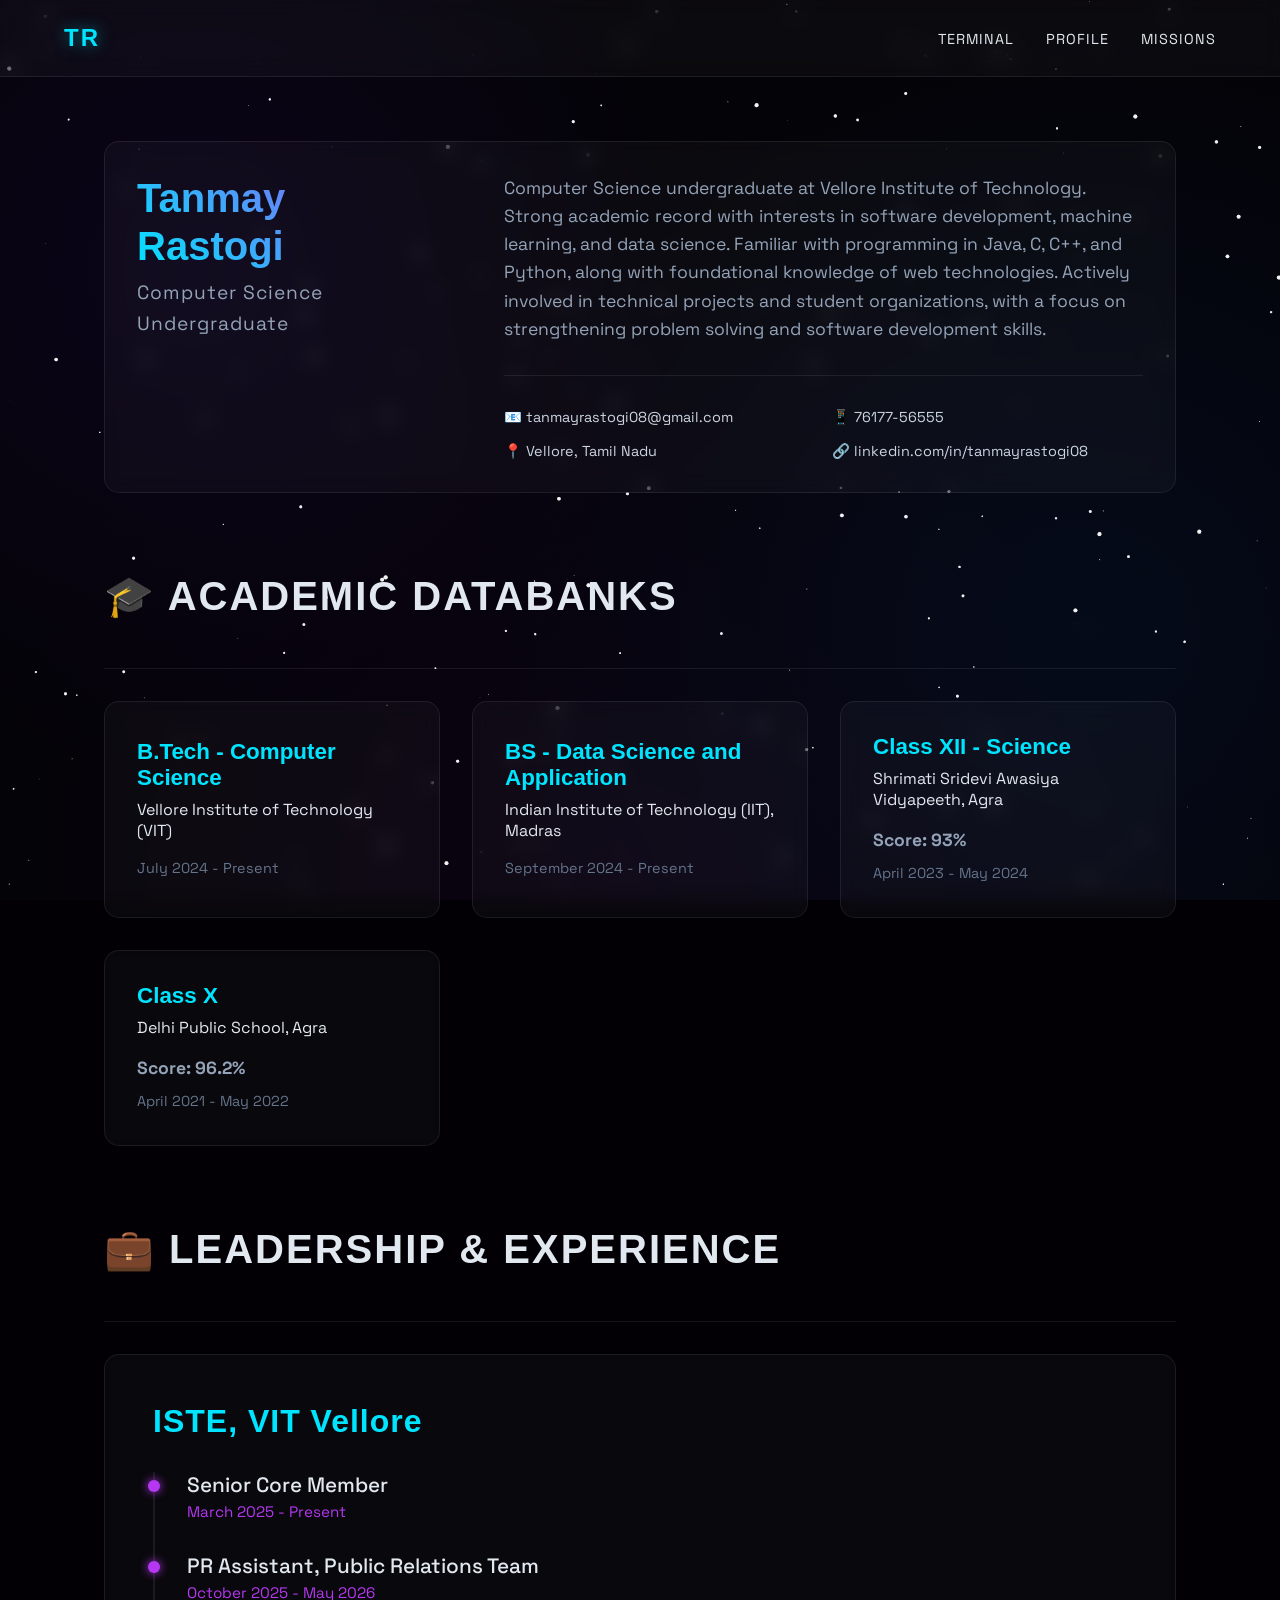
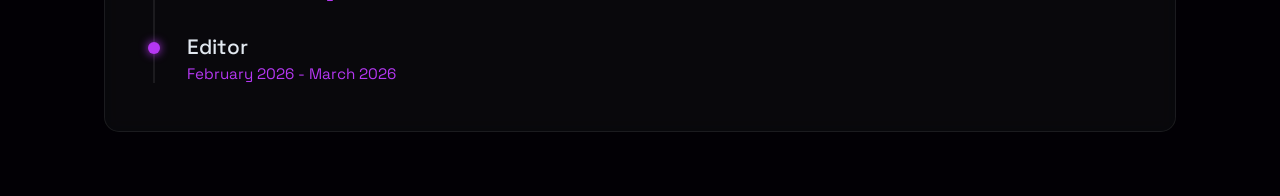
<file: profile.html>
<!DOCTYPE html>
<html lang="en">
<head>
    <meta charset="UTF-8">
    <meta name="viewport" content="width=device-width, initial-scale=1.0">
    <title>Tanmay Rastogi | Operative Profile</title>
    <!-- Sleek, modern sci-fi fonts -->
    <link href="https://fonts.googleapis.com/css2?family=Space+Grotesk:wght@300;500;700&family=Syncopate:wght@400;700&display=swap" rel="stylesheet">
    <link rel="stylesheet" href="style.css">
    <!-- <link rel="stylesheet" href="profile.css"> -->
</head>
<body>
    <!-- Interactive Canvas Background -->
    <canvas id="space-canvas"></canvas>

    <nav class="glass-nav">
        <div class="logo">TR</div>
        <ul class="nav-links">
            <li><a href="index.html">Terminal</a></li>
            <li><a href="profile.html">Profile</a></li>
            <li><a href="index.html#projects">Missions</a></li>
        </ul>
    </nav>

    <main class="profile-container">
        <!-- 1. About Me Section -->
        <div class="glass-card profile-hero-card" id="about">
            <div class="profile-left">
                <h1 class="stellar-title-small">Tanmay<br>Rastogi</h1>
                <p class="subtitle highlight-pink">Computer Science Undergraduate</p>
            </div>
            <div class="profile-right">
                <p class="description align-left">
                    Computer Science undergraduate at Vellore Institute of Technology. Strong academic record with interests in software development, machine learning, and data science. Familiar with programming in Java, C, C++, and Python, along with foundational knowledge of web technologies. Actively involved in technical projects and student organizations, with a focus on strengthening problem solving and software development skills.
                </p>
                <div class="contact-grid">
                    <div class="contact-item">📧 tanmayrastogi08@gmail.com</div>
                    <div class="contact-item">📱 76177-56555</div>
                    <div class="contact-item">📍 Vellore, Tamil Nadu</div>
                    <div class="contact-item">🔗 linkedin.com/in/tanmayrastogi08</div>
                </div>
            </div>
        </div>

        <!-- 2. Education Section -->
        <div class="section-header" id="education">
            <h2 class="section-title left-align"><span class="icon">🎓</span> Academic Databanks</h2>
        </div>
        <div class="education-grid">
            <div class="glass-card edu-card">
                <h3 class="degree-title">B.Tech - Computer Science</h3>
                <h4 class="inst-name">Vellore Institute of Technology (VIT)</h4>
                
                <p class="date">July 2024 - Present</p>
            </div>
            <div class="glass-card edu-card">
                <h3 class="degree-title">BS - Data Science and Application</h3>
                <h4 class="inst-name">Indian Institute of Technology (IIT), Madras</h4>
                
                <p class="date">September 2024 - Present</p>
            </div>
            <div class="glass-card edu-card">
                <h3 class="degree-title">Class XII - Science</h3>
                <h4 class="inst-name">Shrimati Sridevi Awasiya Vidyapeeth, Agra</h4>
                <p class="grade highlight-pink">Score: 93%</p>
                <p class="date">April 2023 - May 2024</p>
            </div>
            <div class="glass-card edu-card">
                <h3 class="degree-title">Class X</h3>
                <h4 class="inst-name">Delhi Public School, Agra</h4>
                <p class="grade highlight-pink">Score: 96.2%</p>
                <p class="date">April 2021 - May 2022</p>
            </div>
        </div>

        <!-- 3. Leadership & Experience Section -->
        <div class="section-header" id="experience">
            <h2 class="section-title left-align"><span class="icon">💼</span> Leadership & Experience</h2>
        </div>
        <div class="experience-list">
            <!-- Main Organization Card -->
            <div class="glass-card exp-card main-org-card">
                <div class="org-header">
                    <h3 class="org-title">ISTE, VIT Vellore</h3>
                </div>
                
                <!-- Nested Roles -->
                <div class="nested-roles-container">
                    <div class="role-group">
                        <div class="role-header">
                            <h4 class="role-title">Senior Core Member</h4>
                            <span class="date highlight-pink">March 2025 - Present</span>
                        </div>
                    </div>
                    
                    <div class="role-group">
                        <div class="role-header">
                            <h4 class="role-title">PR Assistant, Public Relations Team</h4>
                            <span class="date highlight-pink">October 2025 - May 2026</span>
                        </div>
                    </div>
                    
                    <div class="role-group">
                        <div class="role-header">
                            <h4 class="role-title">Editor</h4>
                            <span class="date highlight-pink">February 2026 - March 2026</span>
                        </div>
                    </div>
                </div>
            </div>
        </div>
    </main>

    <script src="script.js"></script>
</body>
</html>
</file>
<file: style.css>
:root {
    --space-dark: #020005;
    --neon-blue: #00e5ff;
    --neon-purple: #b537f2;
    --glass-bg: rgba(255, 255, 255, 0.03);
    --glass-border: rgba(255, 255, 255, 0.08);
    --text-light: #e2e8f0;
}

* {
    margin: 0;
    padding: 0;
    box-sizing: border-box;
    scroll-behavior: smooth;
}

body {
    background-color: var(--space-dark);
    /* Space Nebula Gradient Blend */
    background-image: 
        radial-gradient(circle at 15% 30%, rgba(18, 5, 45, 0.9) 0%, transparent 40%),
        radial-gradient(circle at 85% 70%, rgba(5, 20, 50, 0.8) 0%, transparent 50%),
        radial-gradient(circle at 50% 100%, rgba(25, 0, 40, 0.6) 0%, transparent 60%);
    background-attachment: fixed;
    color: var(--text-light);
    font-family: 'Space Grotesk', sans-serif;
    overflow-x: hidden;
}

#space-canvas {
    position: fixed;
    top: 0;
    left: 0;
    width: 100vw;
    height: 100vh;
    z-index: -1;
}

/* Glassmorphism Navigation */
.glass-nav {
    display: flex;
    justify-content: space-between;
    align-items: center;
    padding: 1.5rem 5%;
    background: var(--glass-bg);
    backdrop-filter: blur(12px);
    -webkit-backdrop-filter: blur(12px);
    border-bottom: 1px solid var(--glass-border);
    position: sticky;
    top: 0;
    z-index: 100;
}

.logo {
    font-family: 'Syncopate', sans-serif;
    font-size: 1.5rem;
    font-weight: 700;
    letter-spacing: 2px;
    color: var(--neon-blue);
    text-shadow: 0 0 15px rgba(0, 229, 255, 0.5);
}

.nav-links {
    list-style: none;
    display: flex;
    gap: 2rem;
    align-items: center;
}

.nav-links a {
    color: var(--text-light);
    text-decoration: none;
    text-transform: uppercase;
    font-size: 0.9rem;
    letter-spacing: 1px;
    transition: color 0.3s;
}

.nav-links a:hover {
    color: var(--neon-purple);
}

/* Glass Panels & Buttons */
.glass-panel {
    background: var(--glass-bg);
    backdrop-filter: blur(16px);
    -webkit-backdrop-filter: blur(16px);
    border: 1px solid var(--glass-border);
    border-radius: 20px;
    padding: 3rem;
    box-shadow: 0 8px 32px 0 rgba(0, 0, 0, 0.37);
}

.glow-btn {
    background: transparent;
    color: var(--neon-blue);
    border: 1px solid var(--neon-blue);
    padding: 1rem 2rem;
    font-family: 'Space Grotesk', sans-serif;
    font-weight: 500;
    font-size: 1rem;
    border-radius: 8px;
    cursor: pointer;
    transition: all 0.3s ease;
    text-decoration: none;
    display: inline-block;
}

.glow-btn:hover {
    background: rgba(0, 229, 255, 0.1);
    box-shadow: 0 0 20px rgba(0, 229, 255, 0.4), inset 0 0 10px rgba(0, 229, 255, 0.4);
}

.glow-btn.secondary {
    color: var(--neon-purple);
    border-color: var(--neon-purple);
}

.glow-btn.secondary:hover {
    background: rgba(181, 55, 242, 0.1);
    box-shadow: 0 0 20px rgba(181, 55, 242, 0.4), inset 0 0 10px rgba(181, 55, 242, 0.4);
}

.glow-btn-small {
    background: transparent;
    color: var(--text-light);
    border: 1px solid var(--glass-border);
    padding: 0.5rem 1rem;
    border-radius: 5px;
    cursor: pointer;
    font-family: 'Space Grotesk';
    transition: all 0.3s ease;
}

.glow-btn-small:hover {
    background: rgba(255, 255, 255, 0.1);
}

.link-btn {
    display: inline-block;
    margin-top: 1.5rem;
    text-decoration: none;
    color: var(--neon-blue);
    border-color: var(--neon-blue);
}

.link-btn:hover {
    box-shadow: 0 0 10px rgba(0, 229, 255, 0.4);
}

/* Hero Section */
.hero-section {
    display: flex;
    justify-content: space-between;
    align-items: center;
    padding: 5rem 10%;
    min-height: 85vh;
    gap: 4rem;
}

.stellar-title {
    font-family: 'Syncopate', sans-serif;
    font-size: 4rem;
    line-height: 1.1;
    margin-bottom: 1rem;
    background: linear-gradient(45deg, var(--neon-blue), var(--neon-purple));
    -webkit-background-clip: text;
    -webkit-text-fill-color: transparent;
}

.subtitle {
    font-size: 1.2rem;
    color: var(--neon-blue);
    margin-bottom: 1.5rem;
    letter-spacing: 1px;
}

.description {
    font-size: 1.1rem;
    line-height: 1.6;
    color: #a0aec0;
    margin-bottom: 2rem;
}

.cta-group {
    display: flex;
    gap: 1.5rem;
}

/* Abstract Stellar Core Animation */
.hero-graphic {
    flex: 1;
    display: flex;
    justify-content: center;
    position: relative;
}

.stellar-core {
    width: 300px;
    height: 300px;
    position: relative;
    display: flex;
    justify-content: center;
    align-items: center;
}

.core-pulse {
    width: 60px;
    height: 60px;
    background: var(--neon-blue);
    border-radius: 50%;
    box-shadow: 0 0 50px var(--neon-blue);
    animation: pulse 3s infinite alternate ease-in-out;
}

.orbit {
    position: absolute;
    border-radius: 50%;
    border: 1px solid rgba(181, 55, 242, 0.3);
}

.orbit-1 {
    width: 200px;
    height: 200px;
    border-left: 2px solid var(--neon-purple);
    animation: spin 8s linear infinite;
}

.orbit-2 {
    width: 280px;
    height: 280px;
    border-top: 2px solid var(--neon-blue);
    animation: spin 12s linear infinite reverse;
}

.data-readout {
    position: absolute;
    bottom: -40px;
    font-family: monospace;
    color: var(--neon-blue);
    font-size: 0.8rem;
    background: var(--glass-bg);
    padding: 0.5rem 1rem;
    border-radius: 4px;
    border: 1px solid var(--glass-border);
}

/* Projects Section */
.projects-section {
    padding: 5rem 10%;
}

.section-title {
    font-family: 'Syncopate', sans-serif;
    text-align: center;
    margin-bottom: 3rem;
    font-size: 2.5rem;
    color: var(--text-light);
    text-transform: uppercase;
    letter-spacing: 2px;
}

.project-grid {
    display: grid;
    grid-template-columns: repeat(auto-fit, minmax(300px, 1fr));
    gap: 2rem;
}

.glass-card {
    background: var(--glass-bg);
    backdrop-filter: blur(10px);
    border: 1px solid var(--glass-border);
    padding: 2rem;
    border-radius: 15px;
    transition: transform 0.3s ease, border-color 0.3s ease;
}

.glass-card:hover {
    transform: translateY(-5px);
    border-color: rgba(0, 229, 255, 0.3);
    box-shadow: 0 10px 30px rgba(0, 0, 0, 0.5);
}

.glass-card h3 {
    color: var(--neon-purple);
    margin-bottom: 1rem;
    font-size: 1.4rem;
}

.glass-card p {
    color: #94a3b8;
    line-height: 1.6;
}

/* Animations */
@keyframes spin { 100% { transform: rotate(360deg); } }
@keyframes pulse { 100% { transform: scale(1.2); box-shadow: 0 0 80px var(--neon-blue); } }
/* Container for the profile page */
.profile-container {
    max-width: 1200px;
    margin: 4rem auto;
    padding: 0 5%;
}

/* Typography Adjustments */
.stellar-title-small {
    font-family: 'Syncopate', sans-serif;
    font-size: 2.5rem;
    line-height: 1.2;
    margin-bottom: 0.5rem;
    background: linear-gradient(45deg, var(--neon-blue), var(--neon-purple));
    -webkit-background-clip: text;
    -webkit-text-fill-color: transparent;
}

.highlight-pink {
    color: var(--neon-purple);
}

.align-left {
    text-align: left;
}

.left-align {
    text-align: left;
    margin-bottom: 2rem;
}

.section-header {
    margin-top: 5rem;
    margin-bottom: 2rem;
    border-bottom: 1px solid var(--glass-border);
    padding-bottom: 1rem;
}

/* Top Hero Card Layout */
.profile-hero-card {
    display: flex;
    gap: 3rem;
    align-items: flex-start;
}

.profile-left {
    flex: 1;
    min-width: 250px;
}

.profile-right {
    flex: 2;
}

.contact-grid {
    display: grid;
    grid-template-columns: repeat(auto-fit, minmax(220px, 1fr));
    gap: 1rem;
    margin-top: 2rem;
    padding-top: 2rem;
    border-top: 1px solid var(--glass-border);
}

.contact-item {
    font-size: 0.9rem;
    color: #cbd5e1;
    display: flex;
    align-items: center;
    gap: 0.5rem;
}

/* Education Grid */
.education-grid {
    display: grid;
    grid-template-columns: repeat(auto-fit, minmax(280px, 1fr));
    gap: 2rem;
}

.edu-card {
    display: flex;
    flex-direction: column;
    justify-content: center;
}

.degree-title {
    font-size: 1.3rem;
    color: var(--neon-blue) !important;
    font-family: 'Syncopate', sans-serif;
    margin-bottom: 0.5rem !important;
}

.inst-name {
    font-size: 1rem;
    color: var(--text-light);
    margin-bottom: 1rem;
    font-weight: 400;
}

.edu-card .grade {
    font-weight: bold;
    font-size: 1.1rem;
    margin-bottom: 0.5rem;
}

.edu-card .date {
    font-size: 0.9rem;
    color: #64748b;
}

/* Nested Experience Layout */
.main-org-card {
    padding: 3rem;
}

.org-title {
    font-size: 2rem !important;
    color: var(--neon-blue) !important;
    font-family: 'Syncopate', sans-serif;
    margin-bottom: 2rem !important;
    letter-spacing: 1px;
}

.nested-roles-container {
    padding-left: 2rem;
    border-left: 2px solid var(--glass-border);
    display: flex;
    flex-direction: column;
    gap: 2rem;
}

.role-group {
    position: relative;
}

/* Creates a node/dot on the timeline border */
.role-group::before {
    content: '';
    position: absolute;
    left: -2.45rem;
    top: 0.5rem;
    width: 12px;
    height: 12px;
    background-color: var(--neon-purple);
    border-radius: 50%;
    box-shadow: 0 0 10px var(--neon-purple);
}

.role-header {
    display: flex;
    flex-direction: column;
    gap: 0.25rem;
}

.role-title {
    font-size: 1.3rem;
    color: var(--text-light);
    font-weight: 500;
}

.role-group .date {
    font-size: 0.95rem;
}

/* Responsive adjustments */
@media (max-width: 768px) {
    .profile-hero-card {
        flex-direction: column;
        gap: 2rem;
    }
}
</file>
